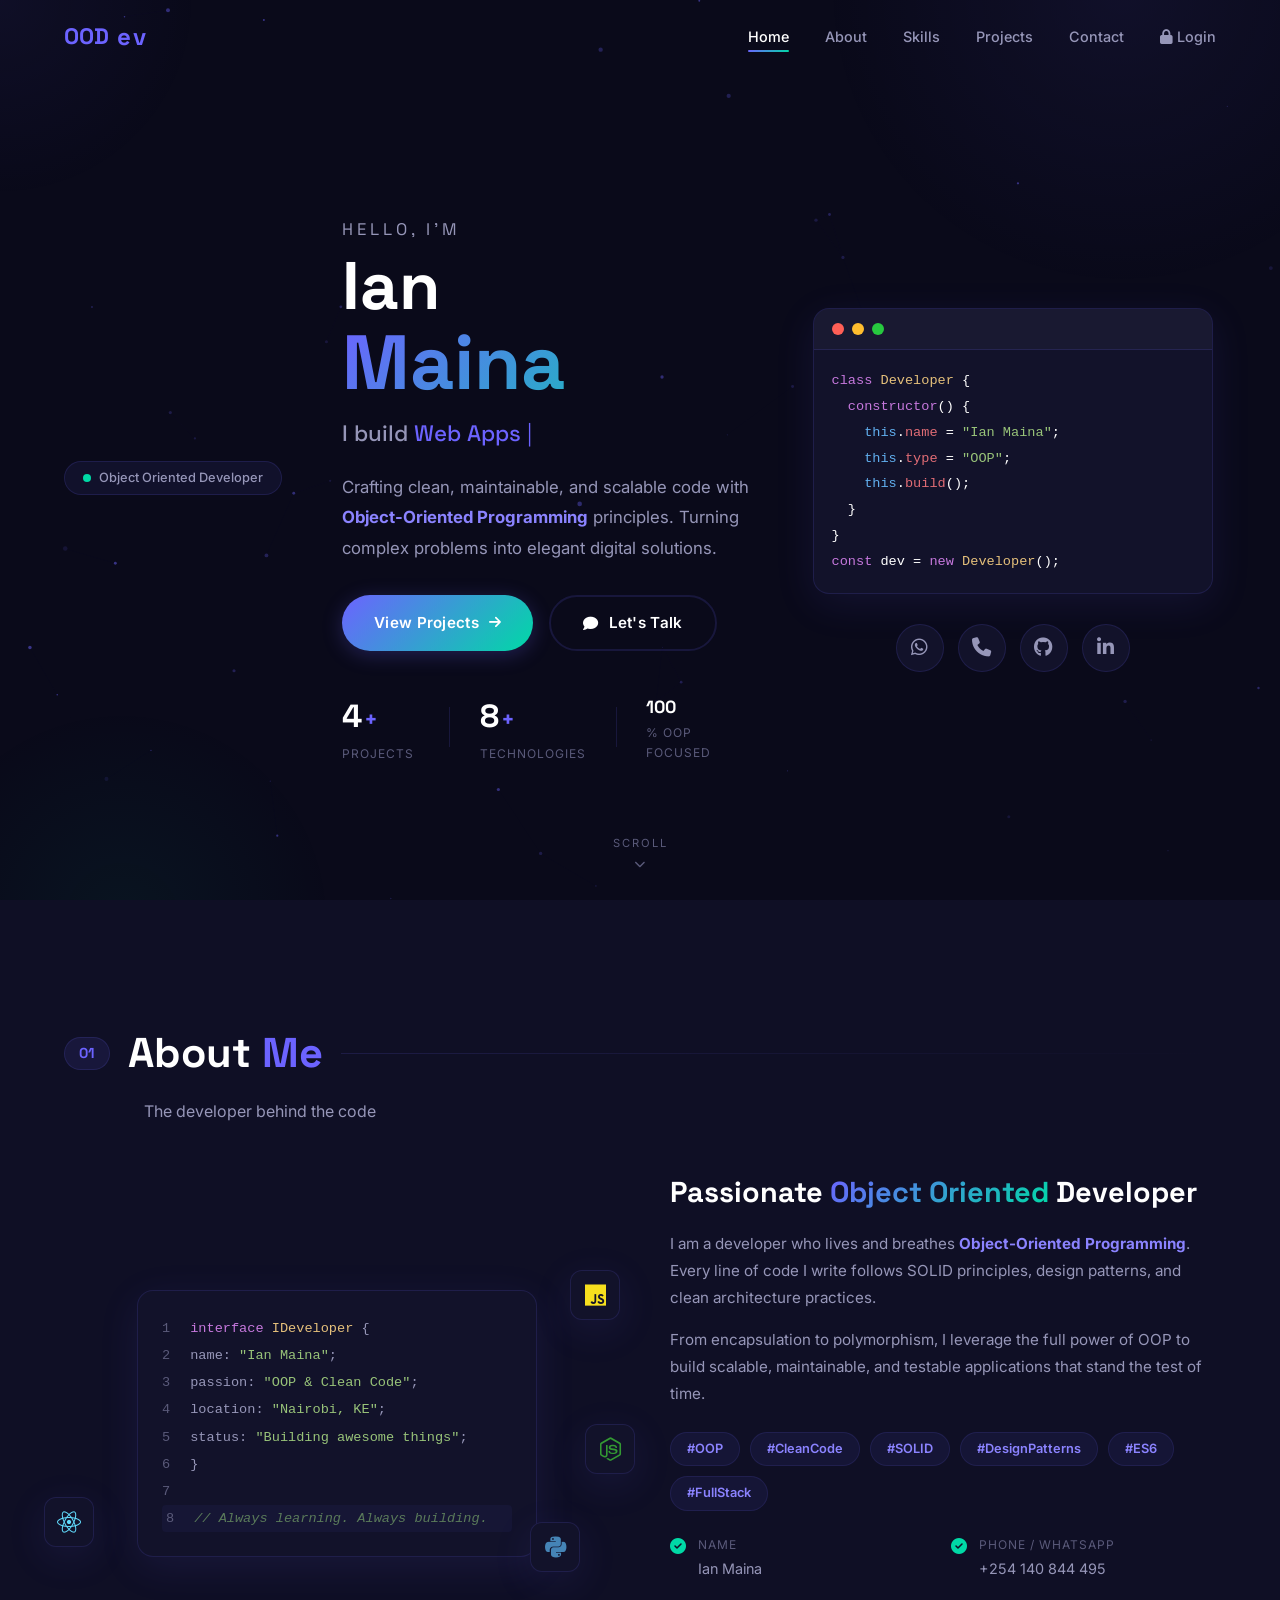
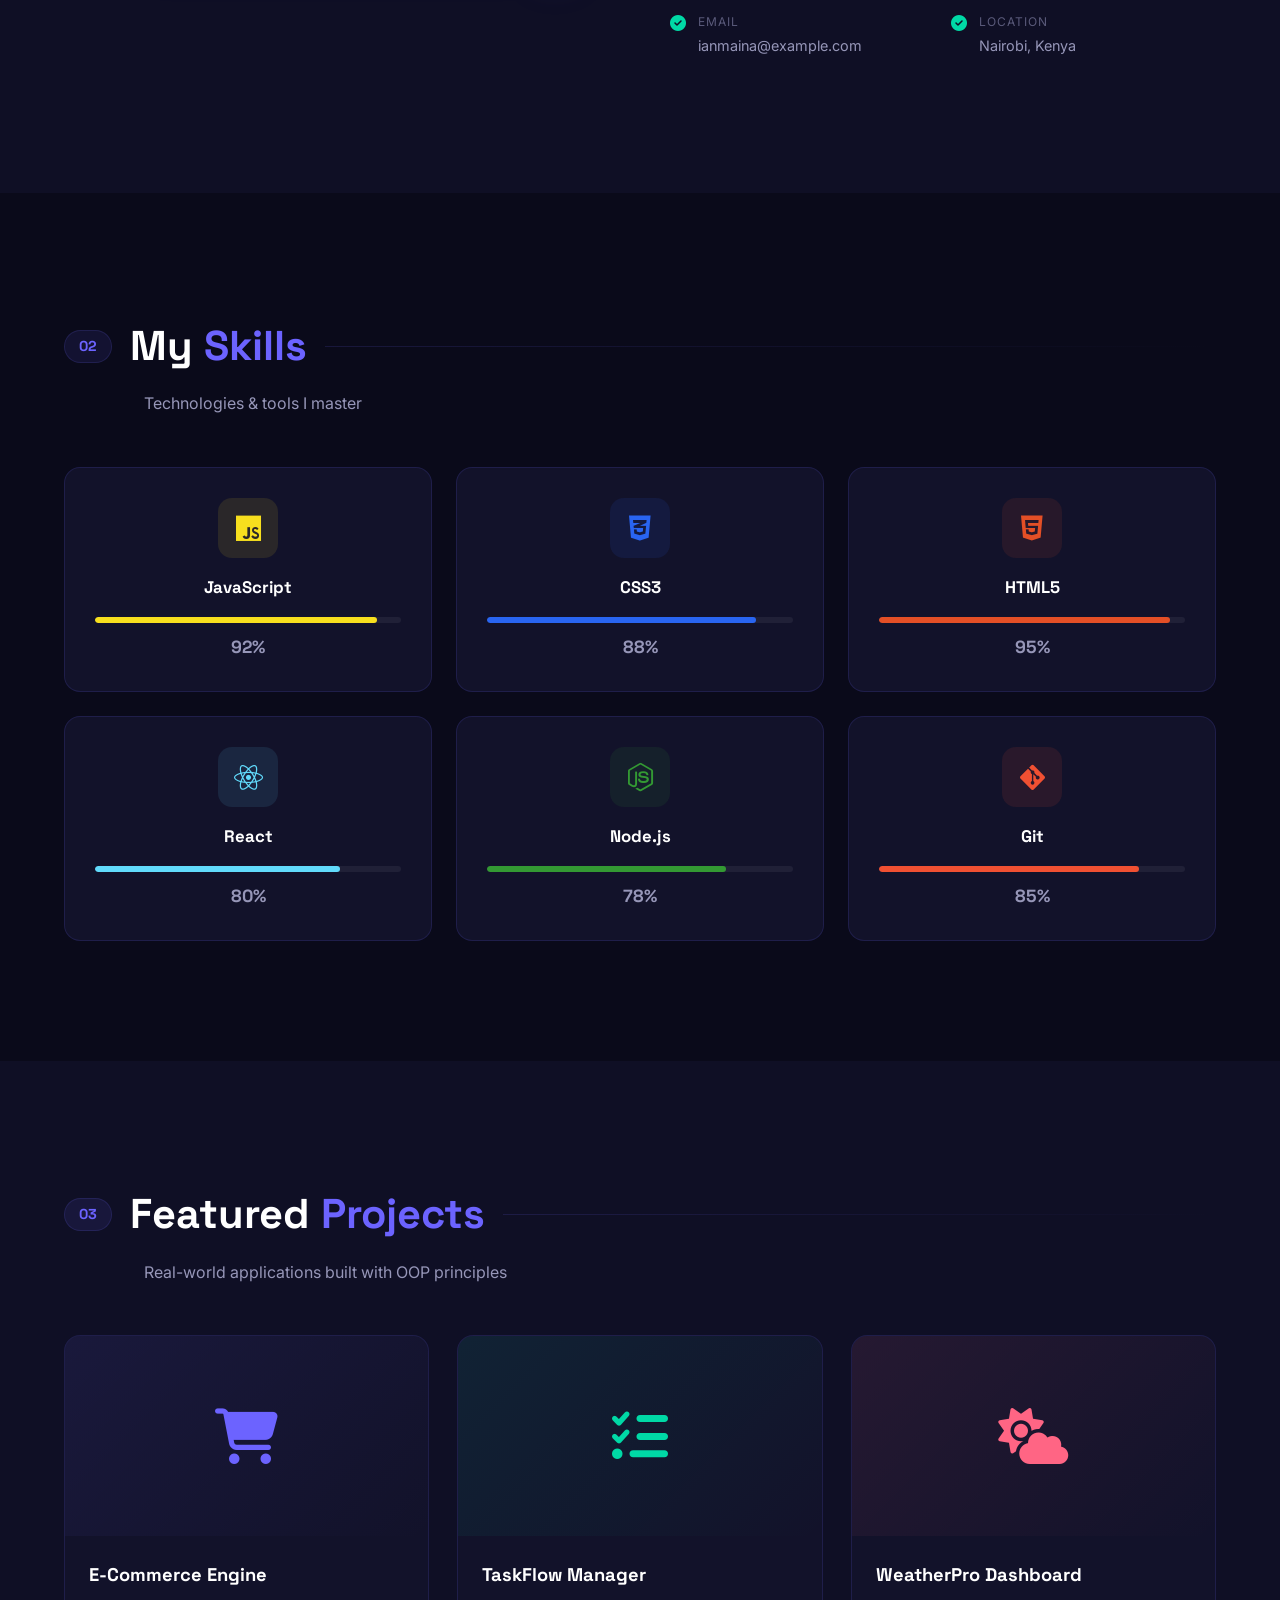
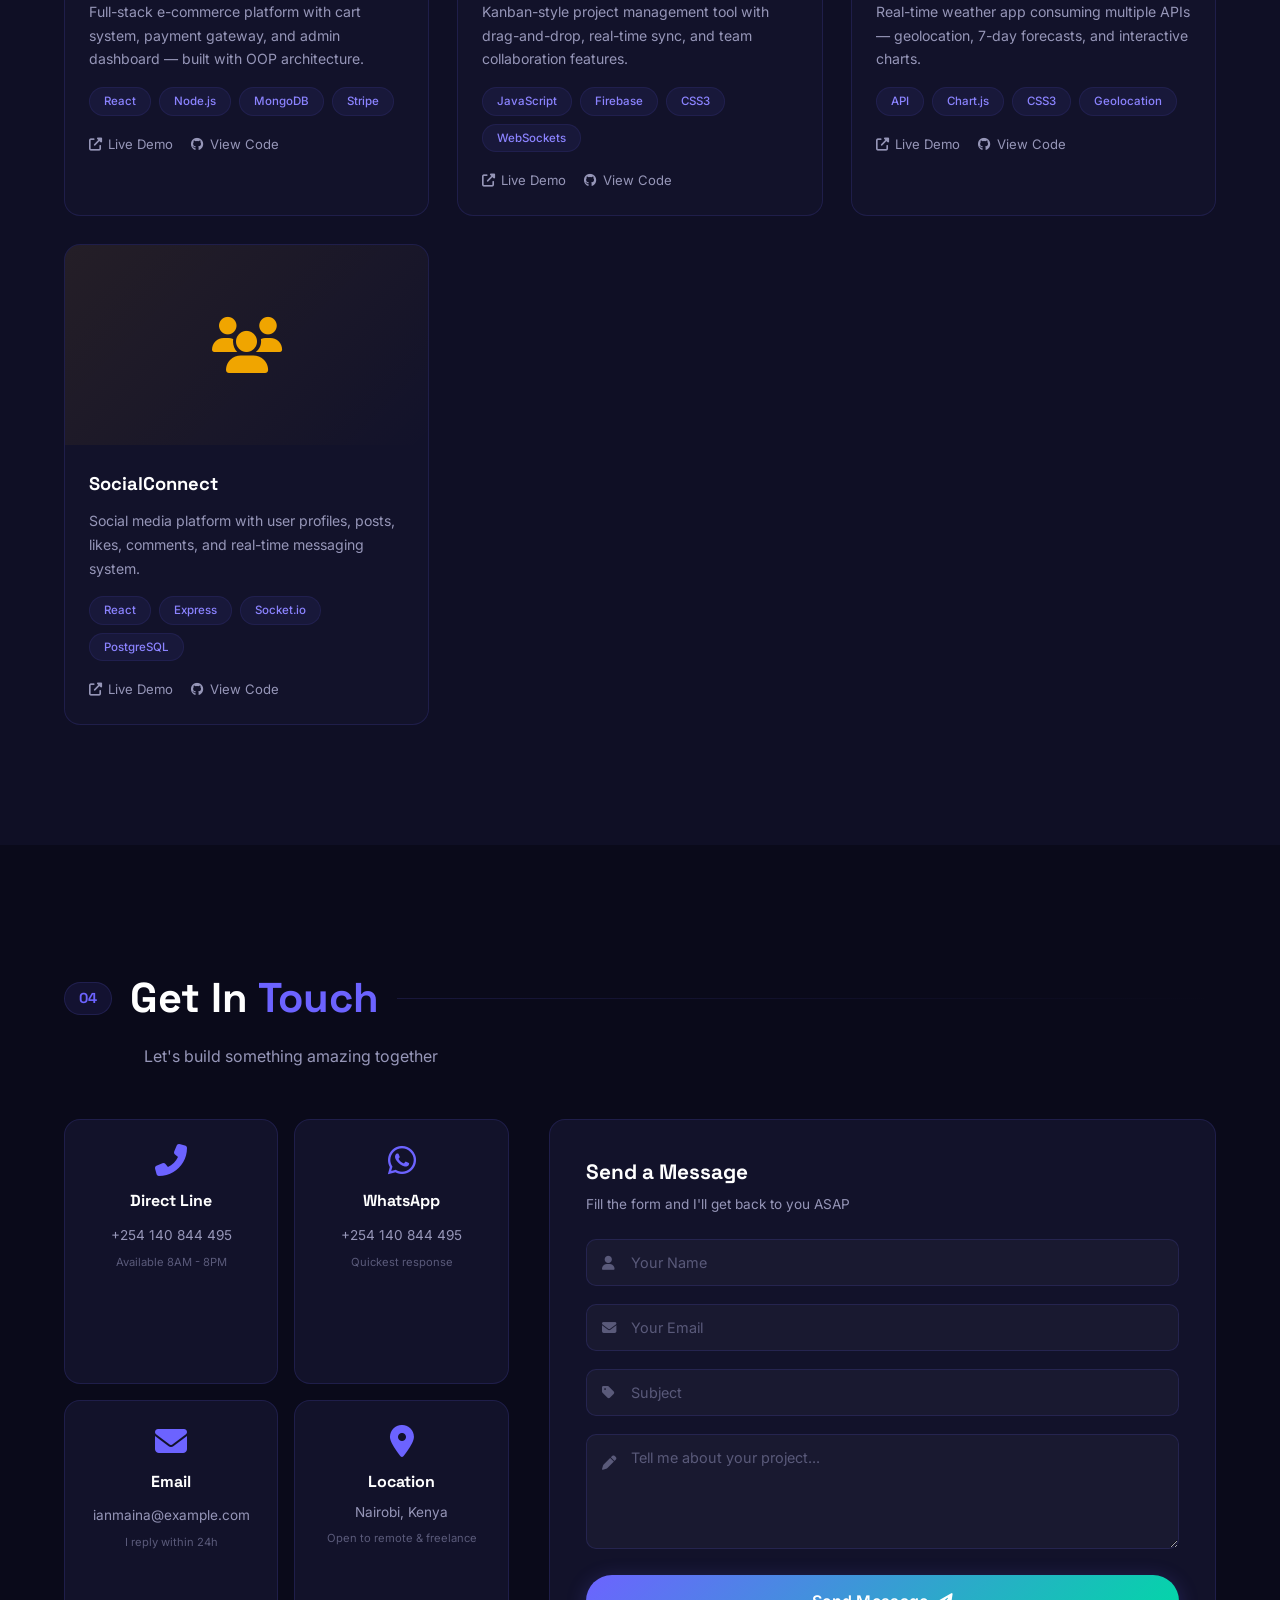
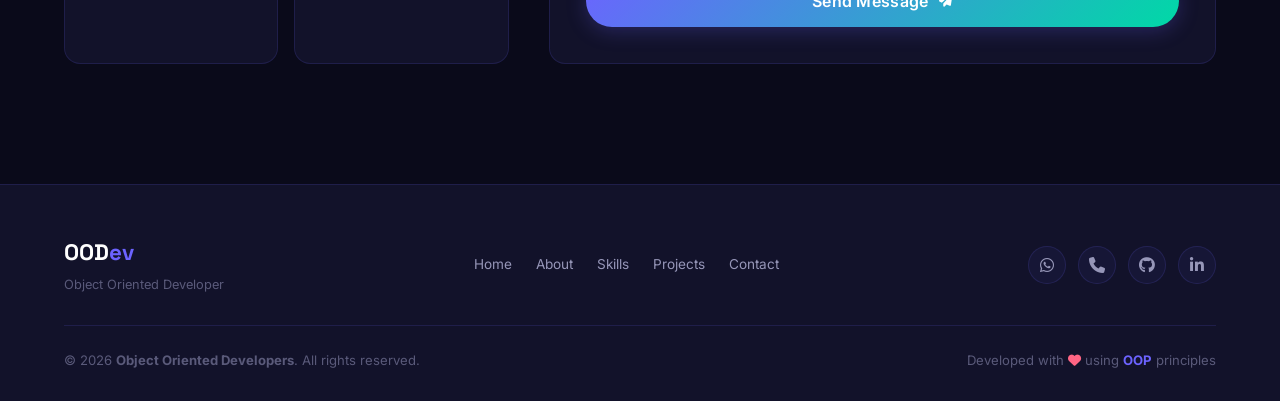
<file: index.html>
<!DOCTYPE html>
<html lang="en">
<head>
    <meta charset="UTF-8">
    <meta name="viewport" content="width=device-width, initial-scale=1.0">
    <title>Object Oriented Developers | Ian Maina</title>
    <link rel="stylesheet" href="styles.css">
    <link rel="stylesheet" href="https://cdnjs.cloudflare.com/ajax/libs/font-awesome/6.5.0/css/all.min.css">
    <link href="https://fonts.googleapis.com/css2?family=Space+Grotesk:wght@300;400;500;600;700&family=Inter:wght@300;400;500;600;700;800;900&display=swap" rel="stylesheet">
</head>
<body>
    <div class="cursor-glow" id="cursorGlow"></div>
    <canvas id="particlesCanvas"></canvas>

    <nav class="navbar" id="navbar">
        <div class="container nav-container">
            <a href="#" class="logo">
                <span class="logo-icon">OOD</span>
                <span class="logo-text"><span>ev</span></span>
            </a>
            <ul class="nav-links" id="navLinks">
                <li><a href="#home" class="nav-link active">Home</a></li>
                <li><a href="#about" class="nav-link">About</a></li>
                <li><a href="#skills" class="nav-link">Skills</a></li>
                <li><a href="#projects" class="nav-link">Projects</a></li>
                <li><a href="#contact" class="nav-link">Contact</a></li>
                <li><a href="login.html" class="nav-link login-link"><i class="fas fa-lock"></i> Login</a></li>
            </ul>
            <div class="hamburger" id="hamburger">
                <span></span>
                <span></span>
                <span></span>
            </div>
        </div>
    </nav>

    <section id="home" class="hero">
        <div class="container hero-content">
            <div class="hero-badge">
                <span class="badge-dot"></span>
                Object Oriented Developer
            </div>
            <div class="hero-text">
                <p class="hero-greeting">Hello, I'm</p>
                <h1 class="hero-name">
                    <span class="name-line">Ian</span>
                    <span class="name-line accent">Maina</span>
                </h1>
                <div class="hero-typed-wrapper">
                    <span class="hero-typed-label">I build </span>
                    <span class="hero-typed" id="typedText"></span>
                    <span class="hero-cursor">|</span>
                </div>
                <p class="hero-description">
                    Crafting clean, maintainable, and scalable code with 
                    <strong>Object-Oriented Programming</strong> principles. 
                    Turning complex problems into elegant digital solutions.
                </p>
                <div class="hero-buttons">
                    <a href="#projects" class="btn btn-primary">
                        <span>View Projects</span>
                        <i class="fas fa-arrow-right"></i>
                    </a>
                    <a href="#contact" class="btn btn-secondary">
                        <i class="fas fa-comment"></i>
                        <span>Let's Talk</span>
                    </a>
                </div>
                <div class="hero-stats">
                    <div class="stat-item">
                        <span class="stat-number" data-target="4">0</span>
                        <span class="stat-plus">+</span>
                        <span class="stat-label">Projects</span>
                    </div>
                    <div class="stat-divider"></div>
                    <div class="stat-item">
                        <span class="stat-number" data-target="8">0</span>
                        <span class="stat-plus">+</span>
                        <span class="stat-label">Technologies</span>
                    </div>
                    <div class="stat-divider"></div>
                    <div class="stat-item">
                        <span class="stat-number no-plus">100</span>
                        <span class="stat-label">% OOP Focused</span>
                    </div>
                </div>
            </div>
            <div class="hero-visual">
                <div class="hero-code-block">
                    <div class="code-header">
                        <span class="dot red"></span>
                        <span class="dot yellow"></span>
                        <span class="dot green"></span>
                    </div>
                    <div class="code-body">
                        <pre><span class="code-keyword">class</span> <span class="code-class">Developer</span> {</pre>
                        <pre>  <span class="code-keyword">constructor</span>() {</pre>
                        <pre>    <span class="code-this">this</span>.<span class="code-prop">name</span> = <span class="code-string">"Ian Maina"</span>;</pre>
                        <pre>    <span class="code-this">this</span>.<span class="code-prop">type</span> = <span class="code-string">"OOP"</span>;</pre>
                        <pre>    <span class="code-this">this</span>.<span class="code-prop">build</span>();</pre>
                        <pre>  }</pre>
                        <pre>}</pre>
                        <pre><span class="code-keyword">const</span> dev = <span class="code-keyword">new</span> <span class="code-class">Developer</span>();</pre>
                    </div>
                </div>
                <div class="hero-socials">
                    <a href="https://wa.me/254140844495" target="_blank" rel="noopener" class="social-icon whatsapp" title="WhatsApp"><i class="fab fa-whatsapp"></i></a>
                    <a href="tel:+254140844495" class="social-icon phone" title="Call +254 140 844 495"><i class="fas fa-phone"></i></a>
                    <a href="https://github.com/mainanjoka254-maker" target="_blank" rel="noopener" class="social-icon github" title="GitHub"><i class="fab fa-github"></i></a>
                    <a href="https://linkedin.com/in/ianmaina" target="_blank" rel="noopener" class="social-icon linkedin" title="LinkedIn"><i class="fab fa-linkedin-in"></i></a>
                </div>
            </div>
        </div>
        <div class="hero-scroll-indicator">
            <span>Scroll</span>
            <i class="fas fa-chevron-down"></i>
        </div>
    </section>

    <section id="about" class="about">
        <div class="container">
            <div class="section-header">
                <span class="section-number">01</span>
                <h2 class="section-title">About <span>Me</span></h2>
                <div class="section-line"></div>
            </div>
            <p class="section-subtitle">The developer behind the code</p>
            <div class="about-content">
                <div class="about-visual">
                    <div class="about-card-code">
                        <div class="code-line"><span class="line-num">1</span> <span class="code-keyword">interface</span> <span class="code-class">IDeveloper</span> {</div>
                        <div class="code-line"><span class="line-num">2</span>   name: <span class="code-string">"Ian Maina"</span>;</div>
                        <div class="code-line"><span class="line-num">3</span>   passion: <span class="code-string">"OOP & Clean Code"</span>;</div>
                        <div class="code-line"><span class="line-num">4</span>   location: <span class="code-string">"Nairobi, KE"</span>;</div>
                        <div class="code-line"><span class="line-num">5</span>   status: <span class="code-string">"Building awesome things"</span>;</div>
                        <div class="code-line"><span class="line-num">6</span> }</div>
                        <div class="code-line"><span class="line-num">7</span> </div>
                        <div class="code-line highlight-line"><span class="line-num">8</span> <span class="code-comment">// Always learning. Always building.</span></div>
                    </div>
                    <div class="about-floating-badges">
                        <div class="floating-badge b1"><i class="fab fa-js"></i></div>
                        <div class="floating-badge b2"><i class="fab fa-react"></i></div>
                        <div class="floating-badge b3"><i class="fab fa-node-js"></i></div>
                        <div class="floating-badge b4"><i class="fab fa-python"></i></div>
                    </div>
                </div>
                <div class="about-text">
                    <h3>Passionate <span class="accent">Object Oriented</span> Developer</h3>
                    <p>I am a developer who lives and breathes <strong>Object-Oriented Programming</strong>. Every line of code I write follows SOLID principles, design patterns, and clean architecture practices.</p>
                    <p>From encapsulation to polymorphism, I leverage the full power of OOP to build scalable, maintainable, and testable applications that stand the test of time.</p>
                    <div class="about-tags">
                        <span class="tag">#OOP</span>
                        <span class="tag">#CleanCode</span>
                        <span class="tag">#SOLID</span>
                        <span class="tag">#DesignPatterns</span>
                        <span class="tag">#ES6</span>
                        <span class="tag">#FullStack</span>
                    </div>
                    <div class="about-details">
                        <div class="detail-item"><i class="fas fa-check-circle"></i><div><span class="detail-label">Name</span><p>Ian Maina</p></div></div>
                        <div class="detail-item"><i class="fas fa-check-circle"></i><div><span class="detail-label">Phone / WhatsApp</span><p><a href="tel:+254140844495">+254 140 844 495</a></p></div></div>
                        <div class="detail-item"><i class="fas fa-check-circle"></i><div><span class="detail-label">Email</span><p><a href="mailto:ianmaina@example.com">ianmaina@example.com</a></p></div></div>
                        <div class="detail-item"><i class="fas fa-check-circle"></i><div><span class="detail-label">Location</span><p>Nairobi, Kenya</p></div></div>
                    </div>
                </div>
            </div>
        </div>
    </section>

    <section id="skills" class="skills">
        <div class="container">
            <div class="section-header">
                <span class="section-number">02</span>
                <h2 class="section-title">My <span>Skills</span></h2>
                <div class="section-line"></div>
            </div>
            <p class="section-subtitle">Technologies & tools I master</p>
            <div class="skills-grid">
                <div class="skill-card" data-progress="92" data-color="#f7df1e"><div class="skill-card-inner"><div class="skill-icon"><i class="fab fa-js"></i></div><h3>JavaScript</h3><div class="skill-bar-track"><div class="skill-bar-fill"></div></div><span class="skill-percent">92%</span></div></div>
                <div class="skill-card" data-progress="88" data-color="#2965f1"><div class="skill-card-inner"><div class="skill-icon"><i class="fab fa-css3-alt"></i></div><h3>CSS3</h3><div class="skill-bar-track"><div class="skill-bar-fill"></div></div><span class="skill-percent">88%</span></div></div>
                <div class="skill-card" data-progress="95" data-color="#e34f26"><div class="skill-card-inner"><div class="skill-icon"><i class="fab fa-html5"></i></div><h3>HTML5</h3><div class="skill-bar-track"><div class="skill-bar-fill"></div></div><span class="skill-percent">95%</span></div></div>
                <div class="skill-card" data-progress="80" data-color="#61dafb"><div class="skill-card-inner"><div class="skill-icon"><i class="fab fa-react"></i></div><h3>React</h3><div class="skill-bar-track"><div class="skill-bar-fill"></div></div><span class="skill-percent">80%</span></div></div>
                <div class="skill-card" data-progress="78" data-color="#339933"><div class="skill-card-inner"><div class="skill-icon"><i class="fab fa-node-js"></i></div><h3>Node.js</h3><div class="skill-bar-track"><div class="skill-bar-fill"></div></div><span class="skill-percent">78%</span></div></div>
                <div class="skill-card" data-progress="85" data-color="#f05032"><div class="skill-card-inner"><div class="skill-icon"><i class="fab fa-git-alt"></i></div><h3>Git</h3><div class="skill-bar-track"><div class="skill-bar-fill"></div></div><span class="skill-percent">85%</span></div></div>
            </div>
        </div>
    </section>

    <section id="projects" class="projects">
        <div class="container">
            <div class="section-header">
                <span class="section-number">03</span>
                <h2 class="section-title">Featured <span>Projects</span></h2>
                <div class="section-line"></div>
            </div>
            <p class="section-subtitle">Real-world applications built with OOP principles</p>
            <div class="projects-grid" id="projectsGrid"></div>
        </div>
    </section>

    <section id="contact" class="contact">
        <div class="container">
            <div class="section-header">
                <span class="section-number">04</span>
                <h2 class="section-title">Get In <span>Touch</span></h2>
                <div class="section-line"></div>
            </div>
            <p class="section-subtitle">Let's build something amazing together</p>
            <div class="contact-content">
                <div class="contact-info-cards">
                    <div class="contact-card c-card-1"><div class="card-glow"></div><i class="fas fa-phone-alt"></i><h3>Direct Line</h3><a href="tel:+254140844495">+254 140 844 495</a><span class="card-hint">Available 8AM - 8PM</span></div>
                    <div class="contact-card c-card-2"><div class="card-glow"></div><i class="fab fa-whatsapp"></i><h3>WhatsApp</h3><a href="https://wa.me/254140844495" target="_blank" rel="noopener">+254 140 844 495</a><span class="card-hint">Quickest response</span></div>
                    <div class="contact-card c-card-3"><div class="card-glow"></div><i class="fas fa-envelope"></i><h3>Email</h3><a href="mailto:ianmaina@example.com">ianmaina@example.com</a><span class="card-hint">I reply within 24h</span></div>
                    <div class="contact-card c-card-4"><div class="card-glow"></div><i class="fas fa-map-marker-alt"></i><h3>Location</h3><p>Nairobi, Kenya</p><span class="card-hint">Open to remote & freelance</span></div>
                </div>
                <form class="contact-form" id="contactForm">
                    <div class="form-header"><h3>Send a Message</h3><p>Fill the form and I'll get back to you ASAP</p></div>
                    <div class="form-group"><input type="text" id="name" placeholder="Your Name" required><i class="fas fa-user"></i></div>
                    <div class="form-group"><input type="email" id="email" placeholder="Your Email" required><i class="fas fa-envelope"></i></div>
                    <div class="form-group"><input type="text" id="subject" placeholder="Subject"><i class="fas fa-tag"></i></div>
                    <div class="form-group"><textarea id="message" rows="5" placeholder="Tell me about your project..." required></textarea><i class="fas fa-pen"></i></div>
                    <button type="submit" class="btn btn-primary btn-submit"><span>Send Message</span><i class="fas fa-paper-plane"></i></button>
                </form>
            </div>
        </div>
    </section>

    <footer class="footer">
        <div class="container">
            <div class="footer-top">
                <div class="footer-brand">
                    <div class="footer-logo">OOD<span>ev</span></div>
                    <p>Object Oriented Developer</p>
                </div>
                <div class="footer-links">
                    <a href="#home">Home</a>
                    <a href="#about">About</a>
                    <a href="#skills">Skills</a>
                    <a href="#projects">Projects</a>
                    <a href="#contact">Contact</a>
                </div>
                <div class="footer-socials">
                    <a href="https://wa.me/254140844495" target="_blank" rel="noopener" title="WhatsApp"><i class="fab fa-whatsapp"></i></a>
                    <a href="tel:+254140844495" title="Call"><i class="fas fa-phone"></i></a>
                    <a href="https://github.com/mainanjoka254-maker" target="_blank" rel="noopener" title="GitHub"><i class="fab fa-github"></i></a>
                    <a href="https://linkedin.com/in/ianmaina" target="_blank" rel="noopener" title="LinkedIn"><i class="fab fa-linkedin-in"></i></a>
                </div>
            </div>
            <div class="footer-divider"></div>
            <div class="footer-bottom">
                <p>&copy; <span id="year"></span> <strong>Object Oriented Developers</strong>. All rights reserved.</p>
                <p class="footer-code-quote">Developed with <i class="fas fa-heart"></i> using <strong>OOP</strong> principles</p>
            </div>
        </div>
    </footer>

    <button class="back-to-top" id="backToTop" title="Back to top"><i class="fas fa-arrow-up"></i></button>
    <script src="app.js"></script>
</body>
</html>
</file>
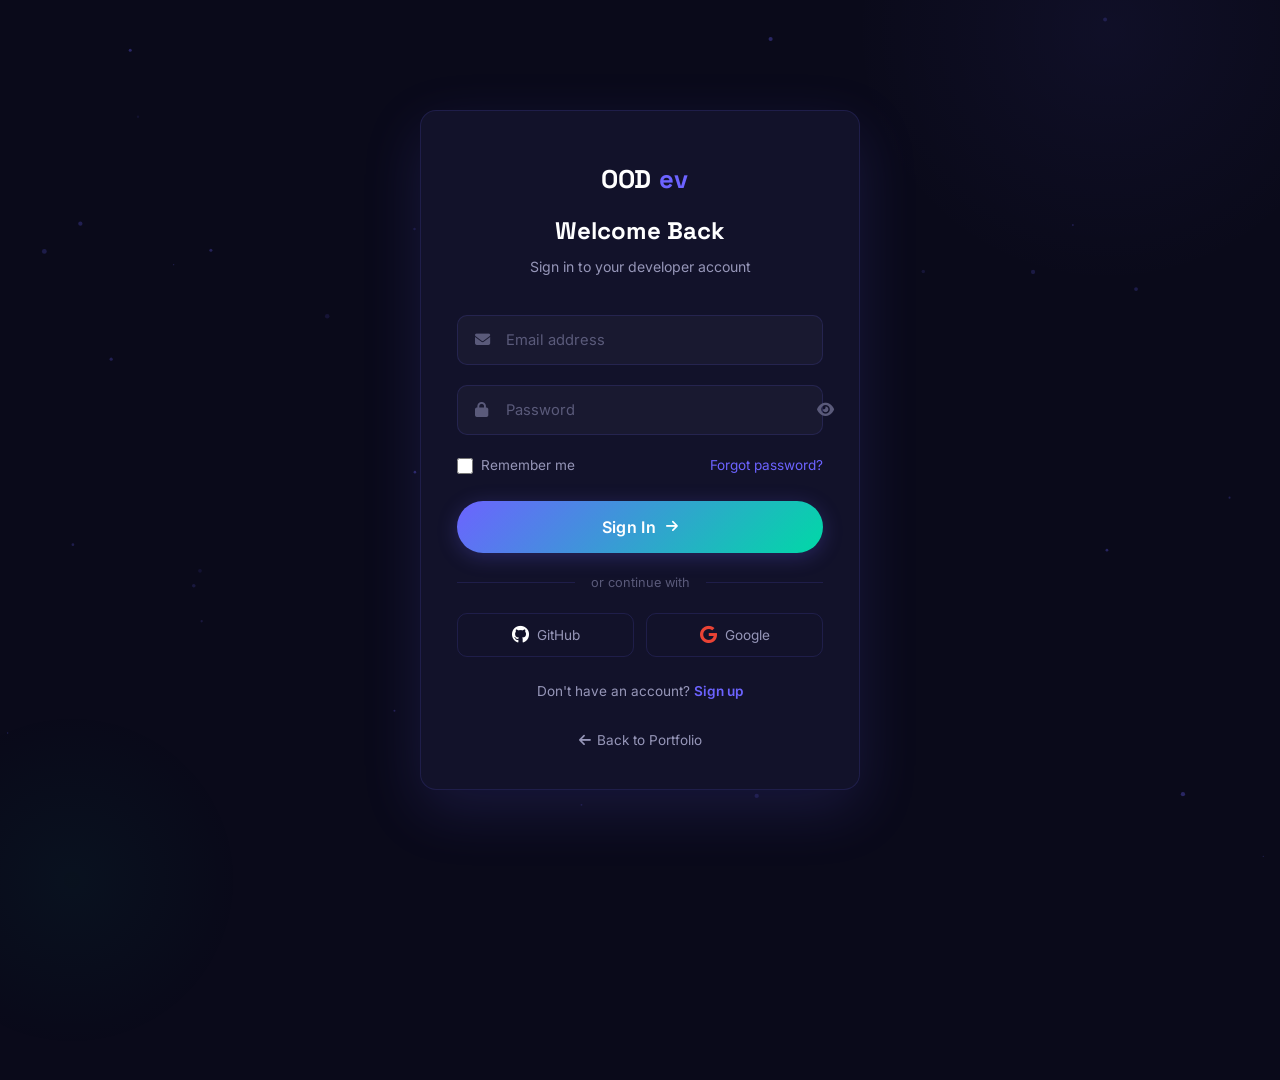
<file: login.html>
<!DOCTYPE html>
<html lang="en">
<head>
    <meta charset="UTF-8">
    <meta name="viewport" content="width=device-width, initial-scale=1.0">
    <title>Login | Object Oriented Developers</title>
    <link rel="stylesheet" href="styles.css">
    <link rel="stylesheet" href="https://cdnjs.cloudflare.com/ajax/libs/font-awesome/6.5.0/css/all.min.css">
    <link href="https://fonts.googleapis.com/css2?family=Space+Grotesk:wght@300;400;500;600;700&family=Inter:wght@300;400;500;600;700;800;900&display=swap" rel="stylesheet">
    <style>
        .login-body {
            min-height: 100vh;
            display: flex;
            align-items: center;
            justify-content: center;
            background: var(--bg-dark);
            position: relative;
            overflow: hidden;
            padding: 20px;
        }
        .login-body::before {
            content: '';
            position: absolute;
            top: -30%;
            right: -10%;
            width: 600px;
            height: 600px;
            background: radial-gradient(circle, rgba(108, 99, 255, 0.06), transparent 60%);
            border-radius: 50%;
            pointer-events: none;
        }
        .login-body::after {
            content: '';
            position: absolute;
            bottom: -20%;
            left: -10%;
            width: 400px;
            height: 400px;
            background: radial-gradient(circle, rgba(0, 217, 166, 0.04), transparent 60%);
            border-radius: 50%;
            pointer-events: none;
        }
        .login-container {
            width: 100%;
            max-width: 440px;
            position: relative;
            z-index: 1;
        }
        .login-card {
            background: var(--bg-card);
            border-radius: var(--radius);
            border: 1px solid var(--border-color);
            padding: 48px 36px 36px;
            box-shadow: var(--shadow-lg);
        }
        .login-header {
            text-align: center;
            margin-bottom: 36px;
        }
        .login-logo {
            display: inline-flex;
            align-items: center;
            gap: 8px;
            font-family: var(--font-display);
            font-size: 1.6rem;
            font-weight: 700;
            margin-bottom: 12px;
        }
        .login-logo span { color: var(--primary); }
        .login-header h1 {
            font-family: var(--font-display);
            font-size: 1.5rem;
            margin-bottom: 6px;
        }
        .login-header p { color: var(--text-muted); font-size: 0.88rem; }
        .login-form .form-group { margin-bottom: 20px; }
        .login-form .form-group input {
            width: 100%;
            padding: 15px 18px 15px 48px;
            background: rgba(255, 255, 255, 0.03);
            border: 1px solid var(--border-color);
            border-radius: var(--radius-sm);
            color: var(--text-light);
            font-size: 0.92rem;
            font-family: var(--font-body);
            transition: var(--transition);
            outline: none;
        }
        .login-form .form-group input:focus {
            border-color: var(--primary);
            background: rgba(108, 99, 255, 0.04);
        }
        .login-form .form-group input::placeholder { color: var(--text-dim); }
        .login-form .form-group i {
            position: absolute;
            left: 18px;
            top: 50%;
            transform: translateY(-50%);
            color: var(--text-dim);
            font-size: 0.95rem;
            transition: var(--transition);
        }
        .login-form .form-group input:focus ~ i { color: var(--primary); }
        .login-options {
            display: flex;
            justify-content: space-between;
            align-items: center;
            margin-bottom: 24px;
            font-size: 0.85rem;
        }
        .login-options label {
            display: flex;
            align-items: center;
            gap: 8px;
            color: var(--text-muted);
            cursor: pointer;
        }
        .login-options label input[type="checkbox"] {
            width: 16px;
            height: 16px;
            accent-color: var(--primary);
            cursor: pointer;
        }
        .login-options a { color: var(--primary); transition: var(--transition); }
        .login-options a:hover { color: var(--primary-light); text-decoration: underline; }
        .login-btn {
            width: 100%;
            padding: 16px;
            justify-content: center;
            font-size: 1rem;
            margin-bottom: 20px;
        }
        .login-divider {
            display: flex;
            align-items: center;
            gap: 16px;
            margin-bottom: 20px;
            color: var(--text-dim);
            font-size: 0.8rem;
        }
        .login-divider::before, .login-divider::after {
            content: '';
            flex: 1;
            height: 1px;
            background: var(--border-color);
        }
        .login-socials { display: flex; gap: 12px; margin-bottom: 24px; }
        .login-social-btn {
            flex: 1;
            display: flex;
            align-items: center;
            justify-content: center;
            gap: 8px;
            padding: 12px;
            border-radius: var(--radius-sm);
            border: 1px solid var(--border-color);
            background: transparent;
            color: var(--text-muted);
            font-size: 0.85rem;
            font-family: var(--font-body);
            cursor: pointer;
            transition: var(--transition);
        }
        .login-social-btn:hover {
            border-color: var(--border-hover);
            background: rgba(108, 99, 255, 0.05);
            color: var(--text-light);
        }
        .login-social-btn i { font-size: 1.1rem; }
        .login-social-btn.github i { color: #fff; }
        .login-social-btn.google i { color: #ea4335; }
        .login-footer-text {
            text-align: center;
            font-size: 0.85rem;
            color: var(--text-muted);
        }
        .login-footer-text a {
            color: var(--primary);
            font-weight: 600;
            transition: var(--transition);
        }
        .login-footer-text a:hover { color: var(--primary-light); text-decoration: underline; }
        .login-error {
            background: rgba(255, 71, 87, 0.1);
            border: 1px solid rgba(255, 71, 87, 0.2);
            color: #ff6b6b;
            padding: 12px 18px;
            border-radius: var(--radius-sm);
            font-size: 0.85rem;
            text-align: center;
            margin-bottom: 16px;
            display: none;
            animation: slideIn 0.3s ease;
        }
        .login-error.show { display: block; }
        .login-success {
            background: rgba(0, 217, 166, 0.1);
            border: 1px solid rgba(0, 217, 166, 0.2);
            color: var(--secondary);
            padding: 12px 18px;
            border-radius: var(--radius-sm);
            font-size: 0.85rem;
            text-align: center;
            margin-bottom: 16px;
            display: none;
            animation: slideIn 0.3s ease;
        }
        .login-success.show { display: block; }
        .back-link {
            display: inline-flex;
            align-items: center;
            gap: 6px;
            color: var(--text-muted);
            font-size: 0.85rem;
            margin-top: 20px;
            transition: var(--transition);
        }
        .back-link:hover { color: var(--primary); }
        .password-toggle {
            position: absolute;
            right: 16px;
            top: 50%;
            transform: translateY(-50%);
            background: none;
            border: none;
            color: var(--text-dim);
            cursor: pointer;
            font-size: 0.95rem;
            padding: 4px;
            transition: var(--transition);
        }
        .password-toggle:hover { color: var(--primary); }
        @media (max-width: 480px) {
            .login-card { padding: 32px 24px 28px; }
            .login-options { flex-direction: column; gap: 12px; align-items: flex-start; }
            .login-socials { flex-direction: column; }
        }
    </style>
</head>
<body class="login-body">
    <canvas id="particlesCanvas"></canvas>
    <div class="login-container">
        <div class="login-card">
            <div class="login-header">
                <div class="login-logo">
                    <span class="logo-icon" style="color:var(--primary);font-family:var(--font-display);font-size:1.5rem;font-weight:700;"></></span>
                    OOD<span>ev</span>
                </div>
                <h1>Welcome Back</h1>
                <p>Sign in to your developer account</p>
            </div>
            <div class="login-error" id="loginError"></div>
            <div class="login-success" id="loginSuccess"></div>
            <form class="login-form" id="loginForm">
                <div class="form-group">
                    <input type="email" id="loginEmail" placeholder="Email address" required autocomplete="email">
                    <i class="fas fa-envelope"></i>
                </div>
                <div class="form-group">
                    <input type="password" id="loginPassword" placeholder="Password" required autocomplete="current-password">
                    <i class="fas fa-lock"></i>
                    <button type="button" class="password-toggle" id="passwordToggle" title="Toggle password visibility">
                        <i class="fas fa-eye"></i>
                    </button>
                </div>
                <div class="login-options">
                    <label><input type="checkbox" id="rememberMe"> Remember me</label>
                    <a href="#">Forgot password?</a>
                </div>
                <button type="submit" class="btn btn-primary login-btn">
                    <span>Sign In</span>
                    <i class="fas fa-arrow-right"></i>
                </button>
            </form>
            <div class="login-divider">or continue with</div>
            <div class="login-socials">
                <button class="login-social-btn github" onclick="alert('GitHub login coming soon!')">
                    <i class="fab fa-github"></i> GitHub
                </button>
                <button class="login-social-btn google" onclick="alert('Google login coming soon!')">
                    <i class="fab fa-google"></i> Google
                </button>
            </div>
            <p class="login-footer-text">Don't have an account? <a href="#">Sign up</a></p>
            <div style="text-align:center;margin-top:8px;">
                <a href="index.html" class="back-link">
                    <i class="fas fa-arrow-left"></i> Back to Portfolio
                </a>
            </div>
        </div>
    </div>
    <script>
        class LoginForm {
            constructor(formId) {
                this.form = document.getElementById(formId);
                this.errorDiv = document.getElementById('loginError');
                this.successDiv = document.getElementById('loginSuccess');
                this.passwordInput = document.getElementById('loginPassword');
                this.toggleBtn = document.getElementById('passwordToggle');
                this.init();
            }
            init() {
                if (!this.form) return;
                this.form.addEventListener('submit', (e) => this.handleSubmit(e));
                this.toggleBtn?.addEventListener('click', () => this.togglePassword());
            }
            togglePassword() {
                const type = this.passwordInput.type === 'password' ? 'text' : 'password';
                this.passwordInput.type = type;
                const icon = this.toggleBtn.querySelector('i');
                icon.className = type === 'password' ? 'fas fa-eye' : 'fas fa-eye-slash';
            }
            handleSubmit(e) {
                e.preventDefault();
                this.hideAll();
                const email = this.form.querySelector('#loginEmail').value.trim();
                const password = this.passwordInput.value.trim();
                if (!this.validate(email, password)) return;
                if (email === 'admin@oodev.com' && password === 'admin123') {
                    this.showSuccess('Login successful! Redirecting...');
                    setTimeout(() => { window.location.href = 'index.html'; }, 1500);
                } else {
                    this.showError('Invalid email or password. Try admin@oodev.com / admin123');
                }
            }
            validate(email, password) {
                if (!email) { this.showError('Please enter your email address.'); return false; }
                if (!/^[^\s@]+@[^\s@]+\.[^\s@]+$/.test(email)) { this.showError('Please enter a valid email address.'); return false; }
                if (!password) { this.showError('Please enter your password.'); return false; }
                if (password.length < 6) { this.showError('Password must be at least 6 characters.'); return false; }
                return true;
            }
            showError(msg) {
                this.errorDiv.textContent = msg;
                this.errorDiv.classList.add('show');
                setTimeout(() => this.errorDiv.classList.remove('show'), 5000);
            }
            showSuccess(msg) {
                this.successDiv.textContent = msg;
                this.successDiv.classList.add('show');
            }
            hideAll() {
                this.errorDiv.classList.remove('show');
                this.successDiv.classList.remove('show');
            }
        }
        class LoginParticles {
            constructor(canvasId) {
                this.canvas = document.getElementById(canvasId);
                if (!this.canvas) return;
                this.ctx = this.canvas.getContext('2d');
                this.particles = [];
                this.init();
            }
            init() {
                this.resize();
                window.addEventListener('resize', () => this.resize());
                this.createParticles();
                this.animate();
            }
            resize() {
                this.canvas.width = window.innerWidth;
                this.canvas.height = window.innerHeight;
            }
            createParticles() {
                const count = Math.min(50, Math.floor(window.innerWidth * 0.03));
                for (let i = 0; i < count; i++) {
                    this.particles.push({
                        x: Math.random() * this.canvas.width,
                        y: Math.random() * this.canvas.height,
                        size: Math.random() * 2 + 0.5,
                        speedX: (Math.random() - 0.5) * 0.3,
                        speedY: (Math.random() - 0.5) * 0.3,
                        opacity: Math.random() * 0.3 + 0.05
                    });
                }
            }
            animate() {
                this.ctx.clearRect(0, 0, this.canvas.width, this.canvas.height);
                this.particles.forEach(p => {
                    p.x += p.speedX;
                    p.y += p.speedY;
                    if (p.x < 0 || p.x > this.canvas.width) p.speedX *= -1;
                    if (p.y < 0 || p.y > this.canvas.height) p.speedY *= -1;
                    this.ctx.beginPath();
                    this.ctx.arc(p.x, p.y, p.size, 0, Math.PI * 2);
                    this.ctx.fillStyle = `rgba(108, 99, 255, ${p.opacity})`;
                    this.ctx.fill();
                });
                requestAnimationFrame(() => this.animate());
            }
        }
        document.addEventListener('DOMContentLoaded', () => {
            new LoginParticles('particlesCanvas');
            new LoginForm('loginForm');
        });
    </script>
</body>
</html>
</file>
<file: styles.css>
/* ============================================================
   OBJECT ORIENTED DEVELOPERS - MODERN PORTFOLIO
   ============================================================ */

/* ---------- CSS VARIABLES ---------- */
:root {
    --primary: #6c63ff;
    --primary-light: #8b83ff;
    --primary-dark: #4a42d4;
    --secondary: #00d9a6;
    --accent: #ff6584;
    --bg-dark: #0a0a1a;
    --bg-card: #12122a;
    --bg-section: #0f0f25;
    --text-light: #ffffff;
    --text-muted: #9696b8;
    --text-dim: #5a5a7a;
    --border-color: rgba(108, 99, 255, 0.15);
    --border-hover: rgba(108, 99, 255, 0.3);
    --shadow: 0 10px 40px rgba(108, 99, 255, 0.1);
    --shadow-lg: 0 20px 60px rgba(108, 99, 255, 0.15);
    --radius: 16px;
    --radius-sm: 10px;
    --transition: 0.3s cubic-bezier(0.4, 0, 0.2, 1);
    --font-body: 'Inter', sans-serif;
    --font-display: 'Space Grotesk', sans-serif;
}

/* ---------- RESET ---------- */
*, *::before, *::after {
    margin: 0;
    padding: 0;
    box-sizing: border-box;
}

html {
    scroll-behavior: smooth;
}

body {
    font-family: var(--font-body);
    background-color: var(--bg-dark);
    color: var(--text-light);
    line-height: 1.6;
    overflow-x: hidden;
    cursor: default;
}

a { text-decoration: none; color: inherit; }
ul { list-style: none; }
img { max-width: 100%; }
button { font-family: inherit; cursor: pointer; }

.container {
    max-width: 1200px;
    margin: 0 auto;
    padding: 0 24px;
}

/* ---------- CURSOR GLOW ---------- */
.cursor-glow {
    position: fixed;
    width: 400px;
    height: 400px;
    border-radius: 50%;
    background: radial-gradient(circle, rgba(108, 99, 255, 0.06), transparent 70%);
    pointer-events: none;
    z-index: 0;
    transform: translate(-50%, -50%);
    transition: opacity 0.3s;
}

/* ---------- PARTICLES CANVAS ---------- */
#particlesCanvas {
    position: fixed;
    top: 0;
    left: 0;
    width: 100%;
    height: 100%;
    pointer-events: none;
    z-index: 0;
}

/* ---------- SECTION HEADERS ---------- */
.section-header {
    display: flex;
    align-items: center;
    gap: 18px;
    margin-bottom: 12px;
}

.section-number {
    font-family: var(--font-display);
    font-size: 0.9rem;
    font-weight: 700;
    color: var(--primary);
    background: rgba(108, 99, 255, 0.1);
    padding: 4px 14px;
    border-radius: 20px;
    border: 1px solid rgba(108, 99, 255, 0.15);
}

.section-title {
    font-family: var(--font-display);
    font-size: 2.6rem;
    font-weight: 700;
}

.section-title span {
    color: var(--primary);
}

.section-line {
    flex: 1;
    height: 1px;
    background: linear-gradient(90deg, var(--border-color), transparent);
}

.section-subtitle {
    color: var(--text-muted);
    font-size: 1rem;
    margin-bottom: 50px;
    padding-left: 80px;
}

.accent {
    background: linear-gradient(135deg, var(--primary), var(--secondary));
    -webkit-background-clip: text;
    -webkit-text-fill-color: transparent;
    background-clip: text;
}

/* ---------- BUTTONS ---------- */
.btn {
    display: inline-flex;
    align-items: center;
    gap: 10px;
    padding: 14px 32px;
    border-radius: 50px;
    font-size: 0.95rem;
    font-weight: 600;
    border: none;
    transition: var(--transition);
    letter-spacing: 0.3px;
}

.btn-primary {
    background: linear-gradient(135deg, var(--primary), var(--secondary));
    color: #fff;
    box-shadow: 0 4px 20px rgba(108, 99, 255, 0.25);
}

.btn-primary:hover {
    transform: translateY(-3px);
    box-shadow: 0 8px 30px rgba(108, 99, 255, 0.4);
}

.btn-primary i {
    font-size: 0.85rem;
    transition: transform 0.3s;
}

.btn-primary:hover i {
    transform: translateX(4px);
}

.btn-secondary {
    background: transparent;
    color: var(--text-light);
    border: 2px solid var(--border-color);
}

.btn-secondary:hover {
    border-color: var(--primary);
    background: rgba(108, 99, 255, 0.08);
    transform: translateY(-3px);
}

/* ---------- NAVBAR ---------- */
.navbar {
    position: fixed;
    top: 0;
    left: 0;
    width: 100%;
    z-index: 1000;
    padding: 18px 0;
    transition: var(--transition);
    background: transparent;
}

.navbar.scrolled {
    background: rgba(10, 10, 26, 0.92);
    -webkit-backdrop-filter: blur(16px);
    backdrop-filter: blur(16px);
    box-shadow: 0 1px 30px rgba(0, 0, 0, 0.4);
    padding: 12px 0;
}

.nav-container {
    display: flex;
    justify-content: space-between;
    align-items: center;
}

.logo {
    display: flex;
    align-items: center;
    gap: 8px;
}

.logo-icon {
    font-family: var(--font-display);
    font-size: 1.4rem;
    font-weight: 700;
    color: var(--primary);
}

.logo-text {
    font-family: var(--font-display);
    font-size: 1.5rem;
    font-weight: 700;
    letter-spacing: 2px;
}

.logo-text span {
    color: var(--primary);
}

.nav-links {
    display: flex;
    gap: 36px;
}

.nav-link {
    font-size: 0.9rem;
    font-weight: 500;
    position: relative;
    padding: 5px 0;
    color: var(--text-muted);
    transition: var(--transition);
}

.nav-link::after {
    content: '';
    position: absolute;
    bottom: -2px;
    left: 0;
    width: 0;
    height: 2px;
    background: linear-gradient(135deg, var(--primary), var(--secondary));
    border-radius: 2px;
    transition: width 0.3s ease;
}

.nav-link:hover::after,
.nav-link.active::after {
    width: 100%;
}

.nav-link:hover,
.nav-link.active {
    color: var(--text-light);
}

.hamburger {
    display: none;
    flex-direction: column;
    gap: 5px;
    cursor: pointer;
    padding: 5px;
}

.hamburger span {
    width: 28px;
    height: 2.5px;
    background: var(--text-light);
    border-radius: 3px;
    transition: var(--transition);
}

.hamburger.active span:nth-child(1) {
    transform: rotate(45deg) translate(5px, 6px);
}

.hamburger.active span:nth-child(2) {
    opacity: 0;
    transform: translateX(-10px);
}

.hamburger.active span:nth-child(3) {
    transform: rotate(-45deg) translate(5px, -6px);
}

/* ============================================================
   HERO SECTION
   ============================================================ */
.hero {
    min-height: 100vh;
    display: flex;
    align-items: center;
    position: relative;
    overflow: hidden;
    padding-top: 80px;
}

.hero::before {
    content: '';
    position: absolute;
    top: -40%;
    right: -15%;
    width: 700px;
    height: 700px;
    background: radial-gradient(circle, rgba(108, 99, 255, 0.07), transparent 60%);
    border-radius: 50%;
    pointer-events: none;
}

.hero::after {
    content: '';
    position: absolute;
    bottom: -30%;
    left: -10%;
    width: 500px;
    height: 500px;
    background: radial-gradient(circle, rgba(0, 217, 166, 0.05), transparent 60%);
    border-radius: 50%;
    pointer-events: none;
}

.hero-content {
    display: flex;
    align-items: center;
    justify-content: space-between;
    gap: 60px;
    width: 100%;
    position: relative;
    z-index: 1;
}

.hero-badge {
    display: inline-flex;
    align-items: center;
    gap: 8px;
    background: rgba(108, 99, 255, 0.08);
    border: 1px solid rgba(108, 99, 255, 0.15);
    padding: 6px 18px;
    border-radius: 50px;
    font-size: 0.8rem;
    font-weight: 500;
    color: var(--text-muted);
    margin-bottom: 24px;
}

.badge-dot {
    width: 8px;
    height: 8px;
    border-radius: 50%;
    background: var(--secondary);
    animation: pulse-dot 2s infinite;
}

@keyframes pulse-dot {
    0%, 100% { opacity: 1; box-shadow: 0 0 0 0 rgba(0, 217, 166, 0.4); }
    50% { opacity: 0.7; box-shadow: 0 0 0 8px rgba(0, 217, 166, 0); }
}

.hero-text {
    flex: 1;
    max-width: 620px;
}

.hero-greeting {
    font-family: var(--font-display);
    font-size: 1.05rem;
    color: var(--text-muted);
    margin-bottom: 8px;
    letter-spacing: 4px;
    text-transform: uppercase;
}

.hero-name {
    line-height: 1.05;
    margin-bottom: 14px;
}

.name-line {
    display: block;
    font-family: var(--font-display);
    font-size: 4.2rem;
    font-weight: 700;
}

.name-line.accent {
    background: linear-gradient(135deg, var(--primary) 0%, var(--secondary) 100%);
    -webkit-background-clip: text;
    -webkit-text-fill-color: transparent;
    background-clip: text;
    font-size: 4.8rem;
}

.hero-typed-wrapper {
    font-family: var(--font-display);
    font-size: 1.4rem;
    font-weight: 500;
    color: var(--text-muted);
    margin-bottom: 20px;
    min-height: 2rem;
}

.hero-typed {
    color: var(--primary);
}

.hero-cursor {
    color: var(--primary);
    animation: blink 0.8s infinite;
    font-weight: 100;
}

@keyframes blink {
    0%, 50% { opacity: 1; }
    51%, 100% { opacity: 0; }
}

.hero-description {
    font-size: 1.05rem;
    color: var(--text-muted);
    line-height: 1.8;
    margin-bottom: 32px;
}

.hero-description strong {
    color: var(--primary-light);
}

.hero-buttons {
    display: flex;
    gap: 16px;
    margin-bottom: 40px;
}

/* Hero Stats */
.hero-stats {
    display: flex;
    align-items: center;
    gap: 30px;
}

.stat-item {
    display: flex;
    flex-wrap: wrap;
    align-items: baseline;
    gap: 2px;
}

.stat-number {
    font-family: var(--font-display);
    font-size: 2rem;
    font-weight: 700;
    color: var(--text-light);
}

.stat-plus {
    font-family: var(--font-display);
    font-size: 1.4rem;
    font-weight: 700;
    color: var(--primary);
}

.stat-number.no-plus {
    font-size: 1.1rem;
}

.stat-label {
    width: 100%;
    font-size: 0.75rem;
    color: var(--text-dim);
    text-transform: uppercase;
    letter-spacing: 1px;
}

.stat-divider {
    width: 1px;
    height: 40px;
    background: var(--border-color);
}

/* Hero Visual */
.hero-visual {
    flex: 1;
    display: flex;
    flex-direction: column;
    align-items: center;
    gap: 30px;
}

.hero-code-block {
    width: 100%;
    max-width: 400px;
    background: var(--bg-card);
    border-radius: var(--radius);
    border: 1px solid var(--border-color);
    overflow: hidden;
    box-shadow: var(--shadow);
    transition: var(--transition);
}

.hero-code-block:hover {
    border-color: var(--border-hover);
    transform: translateY(-5px);
    box-shadow: var(--shadow-lg);
}

.code-header {
    display: flex;
    gap: 8px;
    padding: 14px 18px;
    background: rgba(255, 255, 255, 0.03);
    border-bottom: 1px solid var(--border-color);
}

.code-header .dot {
    width: 12px;
    height: 12px;
    border-radius: 50%;
}

.dot.red { background: #ff5f56; }
.dot.yellow { background: #ffbd2e; }
.dot.green { background: #27c93f; }

.code-body {
    padding: 18px;
    font-family: 'Consolas', 'Courier New', monospace;
    font-size: 0.85rem;
    line-height: 1.9;
}

.code-body pre {
    margin: 0;
}

.code-keyword { color: #c678dd; }
.code-class { color: #e5c07b; }
.code-this { color: #61afef; }
.code-prop { color: #e06c75; }
.code-string { color: #98c379; }

/* Hero Socials */
.hero-socials {
    display: flex;
    gap: 14px;
}

.social-icon {
    width: 48px;
    height: 48px;
    border-radius: 50%;
    background: var(--bg-card);
    display: flex;
    align-items: center;
    justify-content: center;
    font-size: 1.2rem;
    color: var(--text-muted);
    border: 1px solid var(--border-color);
    transition: var(--transition);
}

.social-icon:hover {
    transform: translateY(-5px);
}

.social-icon.whatsapp:hover {
    background: #25D366;
    color: #fff;
    border-color: #25D366;
    box-shadow: 0 5px 20px rgba(37, 211, 102, 0.3);
}

.social-icon.phone:hover {
    background: var(--primary);
    color: #fff;
    border-color: var(--primary);
    box-shadow: 0 5px 20px rgba(108, 99, 255, 0.3);
}

.social-icon.github:hover {
    background: #333;
    color: #fff;
    border-color: #333;
    box-shadow: 0 5px 20px rgba(51, 51, 51, 0.3);
}

.social-icon.linkedin:hover {
    background: #0077b5;
    color: #fff;
    border-color: #0077b5;
    box-shadow: 0 5px 20px rgba(0, 119, 181, 0.3);
}

/* Scroll Indicator */
.hero-scroll-indicator {
    position: absolute;
    bottom: 30px;
    left: 50%;
    transform: translateX(-50%);
    display: flex;
    flex-direction: column;
    align-items: center;
    gap: 6px;
    color: var(--text-dim);
    font-size: 0.7rem;
    letter-spacing: 2px;
    text-transform: uppercase;
    animation: bounce-down 2s infinite;
}

@keyframes bounce-down {
    0%, 100% { transform: translateX(-50%) translateY(0); }
    50% { transform: translateX(-50%) translateY(8px); }
}

/* ============================================================
   ABOUT SECTION
   ============================================================ */
.about {
    padding: 120px 0;
    background: var(--bg-section);
    position: relative;
}

.about-content {
    display: flex;
    align-items: center;
    gap: 60px;
}

.about-visual {
    flex: 1;
    position: relative;
    display: flex;
    justify-content: center;
}

.about-card-code {
    width: 100%;
    max-width: 400px;
    background: var(--bg-card);
    border-radius: var(--radius);
    padding: 24px;
    border: 1px solid var(--border-color);
    font-family: 'Consolas', 'Courier New', monospace;
    font-size: 0.85rem;
    line-height: 2;
    box-shadow: var(--shadow);
}

.code-line {
    color: var(--text-muted);
}

.line-num {
    display: inline-block;
    width: 20px;
    color: var(--text-dim);
    -webkit-user-select: none;
    user-select: none;
}

.code-comment {
    color: #5a7a5a;
    font-style: italic;
}

.highlight-line {
    background: rgba(108, 99, 255, 0.05);
    border-radius: 4px;
    padding: 0 4px;
}

/* Floating Badges */
.about-floating-badges {
    position: absolute;
    top: 0;
    left: 0;
    right: 0;
    bottom: 0;
    pointer-events: none;
}

.floating-badge {
    position: absolute;
    width: 50px;
    height: 50px;
    border-radius: 12px;
    display: flex;
    align-items: center;
    justify-content: center;
    font-size: 1.5rem;
    background: var(--bg-card);
    border: 1px solid var(--border-color);
    box-shadow: var(--shadow);
    animation: float-badge 6s ease-in-out infinite;
}

.floating-badge.b1 {
    top: -20px;
    right: -10px;
    color: #f7df1e;
    animation-delay: 0s;
}

.floating-badge.b2 {
    bottom: 10px;
    left: -20px;
    color: #61dafb;
    animation-delay: 1.5s;
}

.floating-badge.b3 {
    top: 50%;
    right: -25px;
    color: #339933;
    animation-delay: 3s;
}

.floating-badge.b4 {
    bottom: -15px;
    right: 30px;
    color: #4584b6;
    animation-delay: 4.5s;
}

@keyframes float-badge {
    0%, 100% { transform: translateY(0); }
    50% { transform: translateY(-12px); }
}

/* About Text */
.about-text {
    flex: 1;
}

.about-text h3 {
    font-family: var(--font-display);
    font-size: 1.8rem;
    margin-bottom: 18px;
    line-height: 1.3;
}

.about-text p {
    color: var(--text-muted);
    margin-bottom: 14px;
    font-size: 0.95rem;
    line-height: 1.8;
}

.about-text strong {
    color: var(--primary-light);
}

.about-tags {
    display: flex;
    flex-wrap: wrap;
    gap: 10px;
    margin: 24px 0;
}

.tag {
    padding: 6px 16px;
    background: rgba(108, 99, 255, 0.08);
    border: 1px solid rgba(108, 99, 255, 0.12);
    border-radius: 20px;
    font-size: 0.8rem;
    font-weight: 600;
    color: var(--primary-light);
    transition: var(--transition);
}

.tag:hover {
    background: rgba(108, 99, 255, 0.15);
    border-color: var(--primary);
    transform: translateY(-2px);
}

.about-details {
    display: grid;
    grid-template-columns: 1fr 1fr;
    gap: 16px;
    margin-top: 10px;
}

.detail-item {
    display: flex;
    align-items: flex-start;
    gap: 12px;
}

.detail-item i {
    color: var(--secondary);
    font-size: 1rem;
    margin-top: 3px;
}

.detail-label {
    display: block;
    font-size: 0.75rem;
    color: var(--text-dim);
    text-transform: uppercase;
    letter-spacing: 1px;
    margin-bottom: 2px;
}

.detail-item p,
.detail-item a {
    font-size: 0.9rem;
    color: var(--text-muted);
}

.detail-item a:hover {
    color: var(--primary);
}

/* ============================================================
   SKILLS SECTION
   ============================================================ */
.skills {
    padding: 120px 0;
}

.skills-grid {
    display: grid;
    grid-template-columns: repeat(3, 1fr);
    gap: 24px;
}

.skill-card {
    background: var(--bg-card);
    border-radius: var(--radius);
    padding: 30px;
    border: 1px solid var(--border-color);
    transition: var(--transition);
    position: relative;
    overflow: hidden;
}

.skill-card::before {
    content: '';
    position: absolute;
    top: 0;
    left: 0;
    right: 0;
    height: 3px;
    background: linear-gradient(90deg, var(--primary), var(--secondary));
    opacity: 0;
    transition: var(--transition);
}

.skill-card:hover::before {
    opacity: 1;
}

.skill-card:hover {
    border-color: var(--border-hover);
    transform: translateY(-6px);
    box-shadow: var(--shadow-lg);
}

.skill-card-inner {
    text-align: center;
}

.skill-icon {
    width: 60px;
    height: 60px;
    border-radius: 14px;
    display: flex;
    align-items: center;
    justify-content: center;
    font-size: 1.8rem;
    margin: 0 auto 16px;
    transition: var(--transition);
}

.skill-card[data-color="#f7df1e"] .skill-icon { background: rgba(247, 223, 30, 0.1); color: #f7df1e; }
.skill-card[data-color="#2965f1"] .skill-icon { background: rgba(41, 101, 241, 0.1); color: #2965f1; }
.skill-card[data-color="#e34f26"] .skill-icon { background: rgba(227, 79, 38, 0.1); color: #e34f26; }
.skill-card[data-color="#61dafb"] .skill-icon { background: rgba(97, 218, 251, 0.1); color: #61dafb; }
.skill-card[data-color="#339933"] .skill-icon { background: rgba(51, 153, 51, 0.1); color: #339933; }
.skill-card[data-color="#f05032"] .skill-icon { background: rgba(240, 80, 50, 0.1); color: #f05032; }

.skill-card h3 {
    font-family: var(--font-display);
    font-size: 1.05rem;
    margin-bottom: 16px;
}

.skill-bar-track {
    height: 6px;
    background: rgba(255, 255, 255, 0.06);
    border-radius: 10px;
    overflow: hidden;
    margin-bottom: 10px;
}

.skill-bar-fill {
    height: 100%;
    border-radius: 10px;
    width: 0;
    transition: width 1.2s cubic-bezier(0.4, 0, 0.2, 1);
}

.skill-card[data-color="#f7df1e"] .skill-bar-fill { background: #f7df1e; }
.skill-card[data-color="#2965f1"] .skill-bar-fill { background: #2965f1; }
.skill-card[data-color="#e34f26"] .skill-bar-fill { background: #e34f26; }
.skill-card[data-color="#61dafb"] .skill-bar-fill { background: #61dafb; }
.skill-card[data-color="#339933"] .skill-bar-fill { background: #339933; }
.skill-card[data-color="#f05032"] .skill-bar-fill { background: #f05032; }

.skill-percent {
    font-family: var(--font-display);
    font-size: 1.1rem;
    font-weight: 700;
    color: var(--text-muted);
}

/* ============================================================
   PROJECTS SECTION
   ============================================================ */
.projects {
    padding: 120px 0;
    background: var(--bg-section);
}

.projects-grid {
    display: grid;
    grid-template-columns: repeat(auto-fit, minmax(300px, 1fr));
    gap: 28px;
}

.project-card {
    background: var(--bg-card);
    border-radius: var(--radius);
    overflow: hidden;
    border: 1px solid var(--border-color);
    transition: var(--transition);
    opacity: 0;
    transform: translateY(30px);
}

.project-card.visible {
    opacity: 1;
    transform: translateY(0);
}

.project-card:hover {
    transform: translateY(-8px);
    border-color: var(--border-hover);
    box-shadow: var(--shadow-lg);
}

.project-image {
    height: 200px;
    display: flex;
    align-items: center;
    justify-content: center;
    font-size: 3.5rem;
    position: relative;
    overflow: hidden;
    transition: var(--transition);
}

.project-card:hover .project-image {
    font-size: 4rem;
}

.project-info {
    padding: 24px;
}

.project-info h3 {
    font-family: var(--font-display);
    font-size: 1.15rem;
    margin-bottom: 10px;
}

.project-info p {
    color: var(--text-muted);
    font-size: 0.88rem;
    margin-bottom: 16px;
    line-height: 1.7;
}

.project-tags {
    display: flex;
    flex-wrap: wrap;
    gap: 8px;
    margin-bottom: 18px;
}

.project-tags span {
    padding: 4px 14px;
    background: rgba(108, 99, 255, 0.08);
    border-radius: 20px;
    font-size: 0.72rem;
    color: var(--primary-light);
    font-weight: 500;
    border: 1px solid rgba(108, 99, 255, 0.1);
}

.project-links {
    display: flex;
    gap: 18px;
}

.project-links a {
    font-size: 0.82rem;
    color: var(--text-muted);
    transition: var(--transition);
    display: flex;
    align-items: center;
    gap: 6px;
}

.project-links a:hover {
    color: var(--primary);
}

/* ============================================================
   CONTACT SECTION
   ============================================================ */
.contact {
    padding: 120px 0;
}

.contact-content {
    display: grid;
    grid-template-columns: 1fr 1.5fr;
    gap: 40px;
}

.contact-info-cards {
    display: grid;
    grid-template-columns: 1fr 1fr;
    gap: 16px;
}

.contact-card {
    background: var(--bg-card);
    padding: 24px 20px;
    border-radius: var(--radius);
    text-align: center;
    border: 1px solid var(--border-color);
    transition: var(--transition);
    position: relative;
    overflow: hidden;
}

.contact-card:hover {
    border-color: var(--border-hover);
    transform: translateY(-5px);
    box-shadow: var(--shadow);
}

.card-glow {
    position: absolute;
    top: -50%;
    left: -50%;
    width: 200%;
    height: 200%;
    background: radial-gradient(circle, rgba(108, 99, 255, 0.03), transparent 60%);
    opacity: 0;
    transition: var(--transition);
}

.contact-card:hover .card-glow {
    opacity: 1;
}

.contact-card i {
    font-size: 2rem;
    color: var(--primary);
    margin-bottom: 12px;
    position: relative;
    z-index: 1;
}

.contact-card h3 {
    font-family: var(--font-display);
    font-size: 1rem;
    margin-bottom: 8px;
    position: relative;
    z-index: 1;
}

.contact-card p,
.contact-card a {
    font-size: 0.85rem;
    color: var(--text-muted);
    position: relative;
    z-index: 1;
}

.contact-card a:hover {
    color: var(--primary);
}

.card-hint {
    display: block;
    font-size: 0.7rem;
    color: var(--text-dim);
    margin-top: 6px;
}

/* Contact Form */
.contact-form {
    background: var(--bg-card);
    padding: 36px;
    border-radius: var(--radius);
    border: 1px solid var(--border-color);
}

.form-header {
    margin-bottom: 24px;
}

.form-header h3 {
    font-family: var(--font-display);
    font-size: 1.3rem;
    margin-bottom: 4px;
}

.form-header p {
    color: var(--text-muted);
    font-size: 0.85rem;
}

.form-group {
    margin-bottom: 18px;
    position: relative;
}

.form-group input,
.form-group textarea {
    width: 100%;
    padding: 14px 18px 14px 44px;
    background: rgba(255, 255, 255, 0.03);
    border: 1px solid var(--border-color);
    border-radius: var(--radius-sm);
    color: var(--text-light);
    font-size: 0.9rem;
    font-family: var(--font-body);
    transition: var(--transition);
    outline: none;
}

.form-group input:focus,
.form-group textarea:focus {
    border-color: var(--primary);
    background: rgba(108, 99, 255, 0.04);
}

.form-group input::placeholder,
.form-group textarea::placeholder {
    color: var(--text-dim);
}

.form-group i {
    position: absolute;
    left: 16px;
    top: 50%;
    transform: translateY(-50%);
    color: var(--text-dim);
    font-size: 0.9rem;
    transition: var(--transition);
}

.form-group textarea ~ i {
    top: 22px;
    transform: none;
}

.form-group input:focus ~ i,
.form-group textarea:focus ~ i {
    color: var(--primary);
}

.btn-submit {
    width: 100%;
    padding: 16px;
    justify-content: center;
    font-size: 1rem;
}

.form-message {
    padding: 12px 18px;
    border-radius: var(--radius-sm);
    margin-top: 15px;
    font-size: 0.85rem;
    text-align: center;
    animation: slideIn 0.3s ease;
}

.form-error {
    background: rgba(255, 71, 87, 0.1);
    border: 1px solid rgba(255, 71, 87, 0.2);
    color: #ff6b6b;
}

.form-success {
    background: rgba(0, 217, 166, 0.1);
    border: 1px solid rgba(0, 217, 166, 0.2);
    color: var(--secondary);
}

@keyframes slideIn {
    from { opacity: 0; transform: translateY(-8px); }
    to { opacity: 1; transform: translateY(0); }
}

/* ============================================================
   FOOTER
   ============================================================ */
.footer {
    padding: 50px 0 30px;
    background: var(--bg-card);
    border-top: 1px solid var(--border-color);
}

.footer-top {
    display: flex;
    justify-content: space-between;
    align-items: center;
    margin-bottom: 30px;
}

.footer-logo {
    font-family: var(--font-display);
    font-size: 1.4rem;
    font-weight: 700;
}

.footer-logo span {
    color: var(--primary);
}

.footer-brand p {
    font-size: 0.8rem;
    color: var(--text-dim);
    margin-top: 4px;
}

.footer-links {
    display: flex;
    gap: 24px;
}

.footer-links a {
    font-size: 0.85rem;
    color: var(--text-muted);
    transition: var(--transition);
}

.footer-links a:hover {
    color: var(--primary);
}

.footer-socials {
    display: flex;
    gap: 12px;
}

.footer-socials a {
    width: 38px;
    height: 38px;
    border-radius: 50%;
    background: rgba(108, 99, 255, 0.06);
    display: flex;
    align-items: center;
    justify-content: center;
    color: var(--text-muted);
    border: 1px solid var(--border-color);
    transition: var(--transition);
}

.footer-socials a:hover {
    background: var(--primary);
    color: #fff;
    border-color: var(--primary);
    transform: translateY(-3px);
}

.footer-divider {
    height: 1px;
    background: var(--border-color);
    margin-bottom: 24px;
}

.footer-bottom {
    display: flex;
    justify-content: space-between;
    align-items: center;
}

.footer-bottom p {
    font-size: 0.82rem;
    color: var(--text-dim);
}

.footer-code-quote i {
    color: var(--accent);
}

.footer-code-quote strong {
    color: var(--primary);
}

/* ============================================================
   BACK TO TOP
   ============================================================ */
.back-to-top {
    position: fixed;
    bottom: 30px;
    right: 30px;
    width: 48px;
    height: 48px;
    border-radius: 50%;
    background: linear-gradient(135deg, var(--primary), var(--secondary));
    color: #fff;
    border: none;
    font-size: 1.1rem;
    opacity: 0;
    visibility: hidden;
    transition: var(--transition);
    z-index: 999;
    box-shadow: 0 4px 20px rgba(108, 99, 255, 0.3);
}

.back-to-top.show {
    opacity: 1;
    visibility: visible;
}

.back-to-top:hover {
    transform: translateY(-5px);
    box-shadow: 0 8px 30px rgba(108, 99, 255, 0.5);
}

/* ============================================================
   SCROLL ANIMATIONS
   ============================================================ */
.fade-in {
    opacity: 0;
    transform: translateY(30px);
    transition: opacity 0.7s ease, transform 0.7s ease;
}

.fade-in.visible {
    opacity: 1;
    transform: translateY(0);
}

/* ============================================================
   RESPONSIVE DESIGN
   ============================================================ */
@media (max-width: 1024px) {
    .skills-grid {
        grid-template-columns: repeat(2, 1fr);
    }
}

@media (max-width: 992px) {
    .hero-content {
        flex-direction: column-reverse;
        text-align: center;
    }

    .hero-text {
        max-width: 100%;
    }

    .hero-name .name-line {
        font-size: 3.2rem;
    }

    .hero-name .name-line.accent {
        font-size: 3.8rem;
    }

    .hero-buttons {
        justify-content: center;
    }

    .hero-stats {
        justify-content: center;
    }

    .hero-badge {
        margin-left: auto;
        margin-right: auto;
    }

    .hero-typed-wrapper {
        justify-content: center;
    }

    .hero-description {
        margin: 0 auto 32px;
        max-width: 600px;
    }

    .hero-code-block {
        max-width: 360px;
    }

    .about-content {
        flex-direction: column-reverse;
        text-align: center;
    }

    .about-details {
        justify-content: center;
    }

    .detail-item {
        justify-content: center;
    }

    .about-tags {
        justify-content: center;
    }

    .about-floating-badges {
        display: none;
    }

    .section-subtitle {
        padding-left: 0;
        text-align: center;
    }

    .section-header {
        justify-content: center;
    }

    .section-line {
        display: none;
    }

    .contact-content {
        grid-template-columns: 1fr;
    }

    .footer-top {
        flex-direction: column;
        gap: 20px;
        text-align: center;
    }

    .footer-bottom {
        flex-direction: column;
        gap: 8px;
        text-align: center;
    }
}

@media (max-width: 768px) {
    .nav-links {
        position: fixed;
        top: 0;
        right: -100%;
        width: 280px;
        height: 100vh;
        background: var(--bg-card);
        flex-direction: column;
        align-items: center;
        justify-content: center;
        gap: 32px;
        transition: var(--transition);
        border-left: 1px solid var(--border-color);
        box-shadow: -10px 0 40px rgba(0, 0, 0, 0.3);
    }

    .nav-links.active {
        right: 0;
    }

    .hamburger {
        display: flex;
    }

    .name-line {
        font-size: 2.8rem !important;
    }

    .name-line.accent {
        font-size: 3.2rem !important;
    }

    .hero-typed-wrapper {
        font-size: 1.1rem;
    }

    .hero-stats {
        gap: 16px;
    }

    .stat-number {
        font-size: 1.5rem;
    }

    .skills-grid {
        grid-template-columns: repeat(2, 1fr);
        gap: 16px;
    }

    .skill-card {
        padding: 20px;
    }

    .contact-info-cards {
        grid-template-columns: 1fr;
    }

    .contact-form {
        padding: 24px;
    }

    .about-tags {
        gap: 8px;
    }

    .projects-grid {
        grid-template-columns: 1fr;
    }

    .footer-links {
        flex-wrap: wrap;
        justify-content: center;
    }
}

@media (max-width: 480px) {
    .name-line {
        font-size: 2.2rem !important;
    }

    .name-line.accent {
        font-size: 2.6rem !important;
    }

    .hero-buttons {
        flex-direction: column;
        gap: 12px;
    }

    .hero-buttons .btn {
        justify-content: center;
    }

    .hero-stats {
        flex-direction: column;
        gap: 16px;
    }

    .stat-divider {
        display: none;
    }

    .skills-grid {
        grid-template-columns: 1fr;
    }

    .container {
        padding: 0 16px;
    }

    .section-title {
        font-size: 1.8rem;
    }

    .back-to-top {
        bottom: 16px;
        right: 16px;
        width: 42px;
        height: 42px;
        font-size: 1rem;
    }
}
</file>
